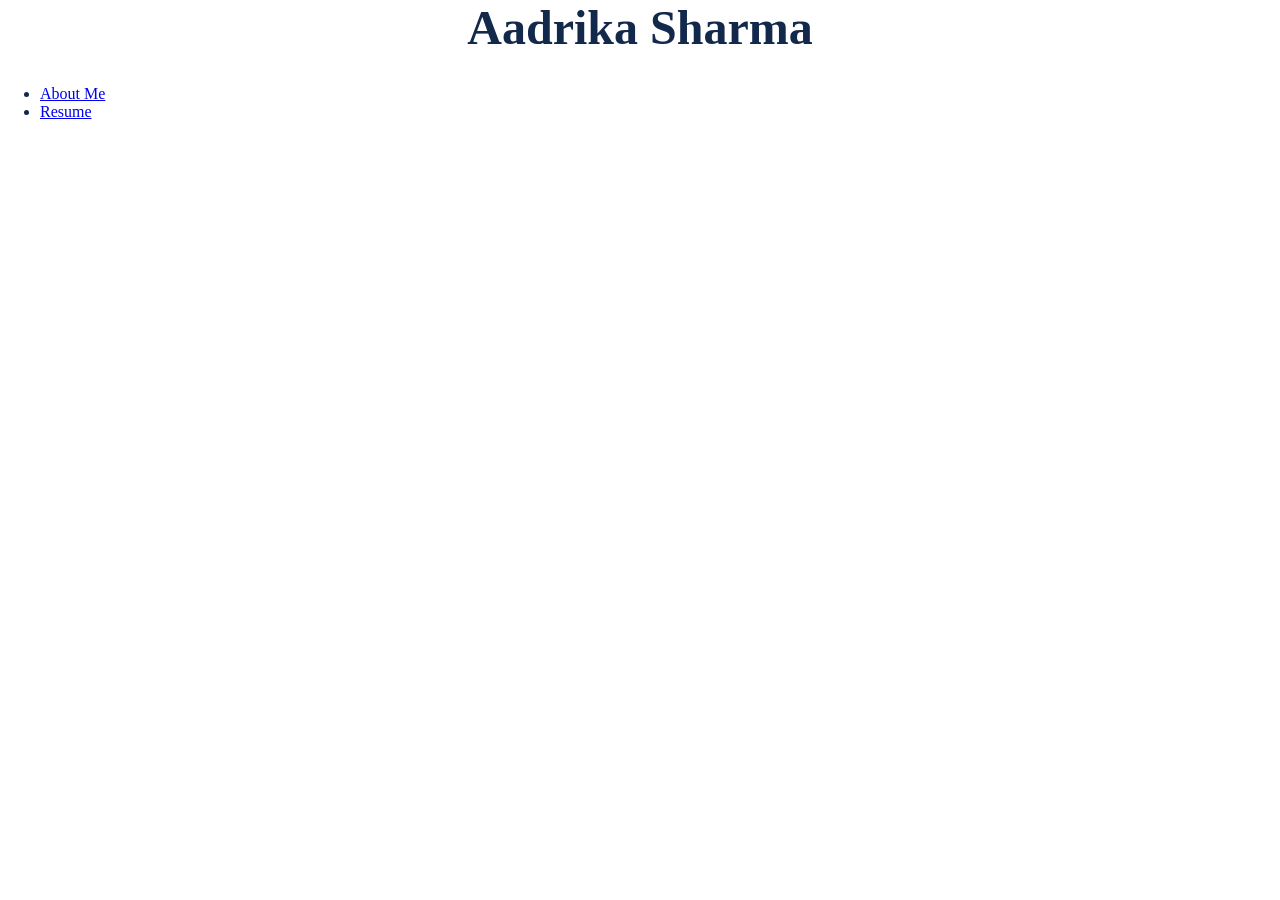
<file: Index.html>
<!DOCTYPE html>
<html>
    <head>
        <meta chartset="utf-8">
        <meta name=""viewport" content= "width=device-width, initial-scale=1">
        <title> Riya Murugesan </title>
        <link rel=""stylesheet" href=""style.css"/>
        <link rel="stylesheet" href="style.css">
    </head>
</html>
<body>
    <h1 id = "title">Aadrika Sharma</h1>
    <nav class=""navbar">
        <ul>
            <li><a href="aboutme.html">About Me</a></li>
            <li><a href="resume.html">Resume</a></li>
        </ul>
</body>
</file>
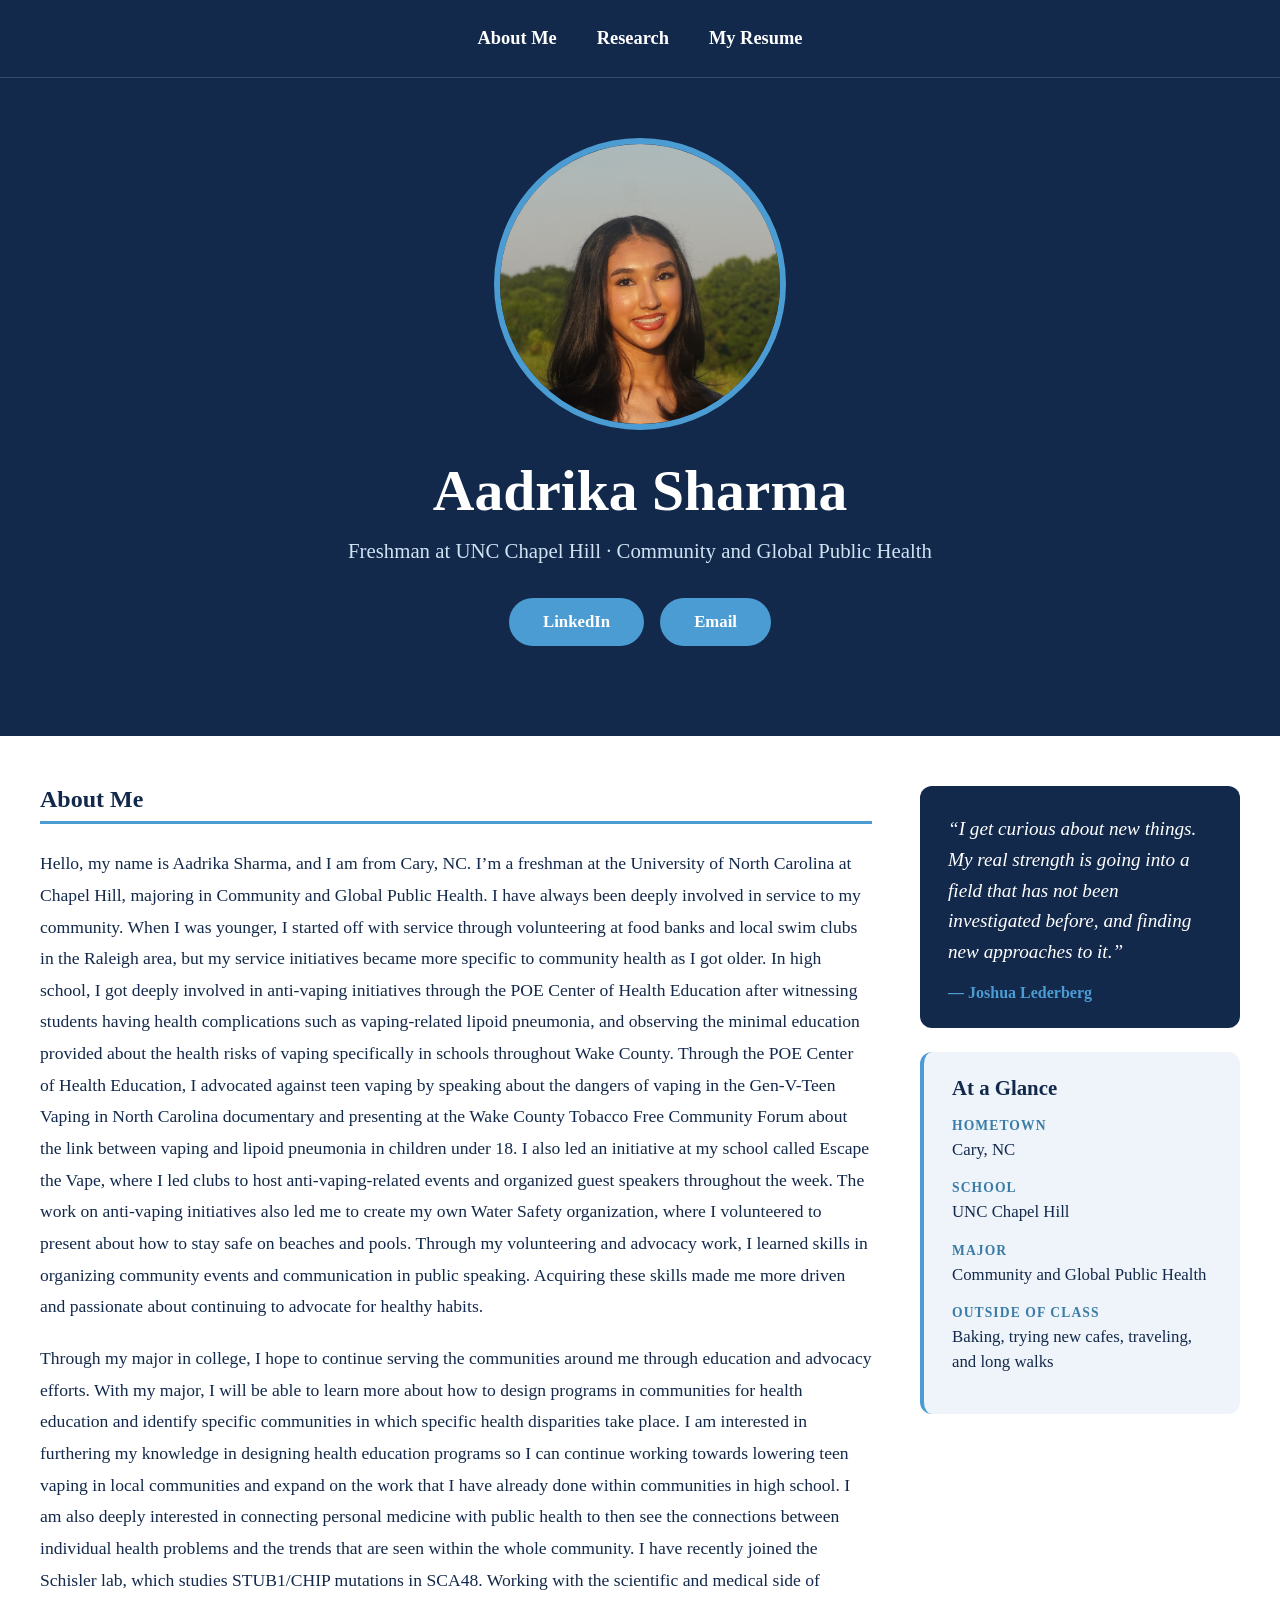
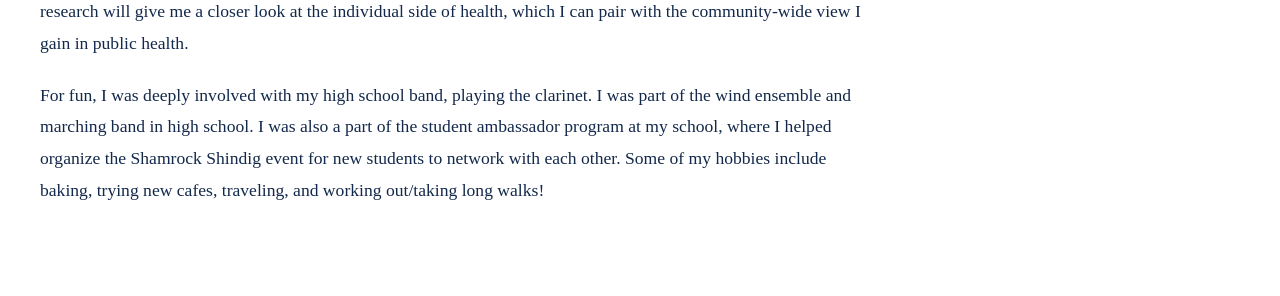
<file: index.html>
<!DOCTYPE html>
<html lang="en">
  <head>
    <meta charset="utf-8">
    <meta name="viewport" content="width=device-width, initial-scale=1.0">
    <title>About Me | Aadrika Sharma</title>
    <link rel="stylesheet" href="style.css">
  </head>
  <body class="about-page">

    <header class="hero">
      <nav class="navbar">
        <ul>
          <li><a href="index.html">About Me</a></li>
          <li><a href="research.html">Research</a></li>
           <li><a href="Aadrika.html">My Resume</a></li>
          </ul>
      </nav>

      <div class="hero-content">
        <img src="photo.jpg" alt="Photo of Aadrika" class="profile-photo">
        <h1>Aadrika Sharma</h1>
        <p class="subtitle">Freshman at UNC Chapel Hill · Community and Global Public Health</p>
        <div class="button-row">
          <a href="https://www.linkedin.com/in/aadrika-sharma-051b95329/" target="_blank" rel="noopener noreferrer">LinkedIn</a>
          <a href="mailto:aadrika@unc.edu">Email</a>
        </div>
      </div>
    </header>

    <main class="page page-wide">
      <div class="about-layout">

        <section class="card">
          <h2>About Me</h2>
          <div class="card-text">

            <p>Hello, my name is Aadrika Sharma, and I am from Cary, NC. I’m a freshman at the University of North Carolina at Chapel Hill, majoring in Community and Global Public Health. I have always been deeply involved in service to my community. When I was younger, I started off with service through volunteering at food banks and local swim clubs in the Raleigh area, but my service initiatives became more specific to community health as I got older. In high school, I got deeply involved in anti-vaping initiatives through the POE Center of Health Education after witnessing students having health complications such as vaping-related lipoid pneumonia, and observing the minimal education provided about the health risks of vaping specifically in schools throughout Wake County. Through the POE Center of Health Education, I advocated against teen vaping by speaking about the dangers of vaping in the Gen-V-Teen Vaping in North Carolina documentary and presenting at the Wake County Tobacco Free Community Forum about the link between vaping and lipoid pneumonia in children under 18. I also led an initiative at my school called Escape the Vape, where I led clubs to host anti-vaping-related events and organized guest speakers throughout the week. The work on anti-vaping initiatives also led me to create my own Water Safety organization, where I volunteered to present about how to stay safe on beaches and pools. Through my volunteering and advocacy work, I learned skills in organizing community events and communication in public speaking. Acquiring these skills made me more driven and passionate about continuing to advocate for healthy habits.</p>

            <p>Through my major in college, I hope to continue serving the communities around me through education and advocacy efforts. With my major, I will be able to learn more about how to design programs in communities for health education and identify specific communities in which specific health disparities take place. I am interested in furthering my knowledge in designing health education programs so I can continue working towards lowering teen vaping in local communities and expand on the work that I have already done within communities in high school. I am also deeply interested in connecting personal medicine with public health to then see the connections between individual health problems and the trends that are seen within the whole community. I have recently joined the Schisler lab, which studies STUB1/CHIP mutations in SCA48. Working with the scientific and medical side of research will give me a closer look at the individual side of health, which I can pair with the community-wide view I gain in public health.</p>

            <p>For fun, I was deeply involved with my high school band, playing the clarinet. I was part of the wind ensemble and marching band in high school. I was also a part of the student ambassador program at my school, where I helped organize the Shamrock Shindig event for new students to network with each other. Some of my hobbies include baking, trying new cafes, traveling, and working out/taking long walks!</p>

          </div>
        </section>

        <aside class="sidebar">

          <blockquote class="quote-card">
            <p class="quote-text">“I get curious about new things. My real strength is going into a field that has not been investigated before, and finding new approaches to it.”</p>
            <p class="quote-author">— Joshua Lederberg</p>
          </blockquote>

          <div class="glance">
            <h2>At a Glance</h2>

            <div class="fact">
              <p class="fact-label">Hometown</p>
              <p class="fact-value">Cary, NC</p>
            </div>

            <div class="fact">
              <p class="fact-label">School</p>
              <p class="fact-value">UNC Chapel Hill</p>
            </div>

            <div class="fact">
              <p class="fact-label">Major</p>
              <p class="fact-value">Community and Global Public Health</p>
            </div>

            <div class="fact">
              <p class="fact-label">Outside of class</p>
              <p class="fact-value">Baking, trying new cafes, traveling, and long walks</p>
            </div>
          </div>

        </aside>

      </div>
    </main>

  </body>
</html>
</file>
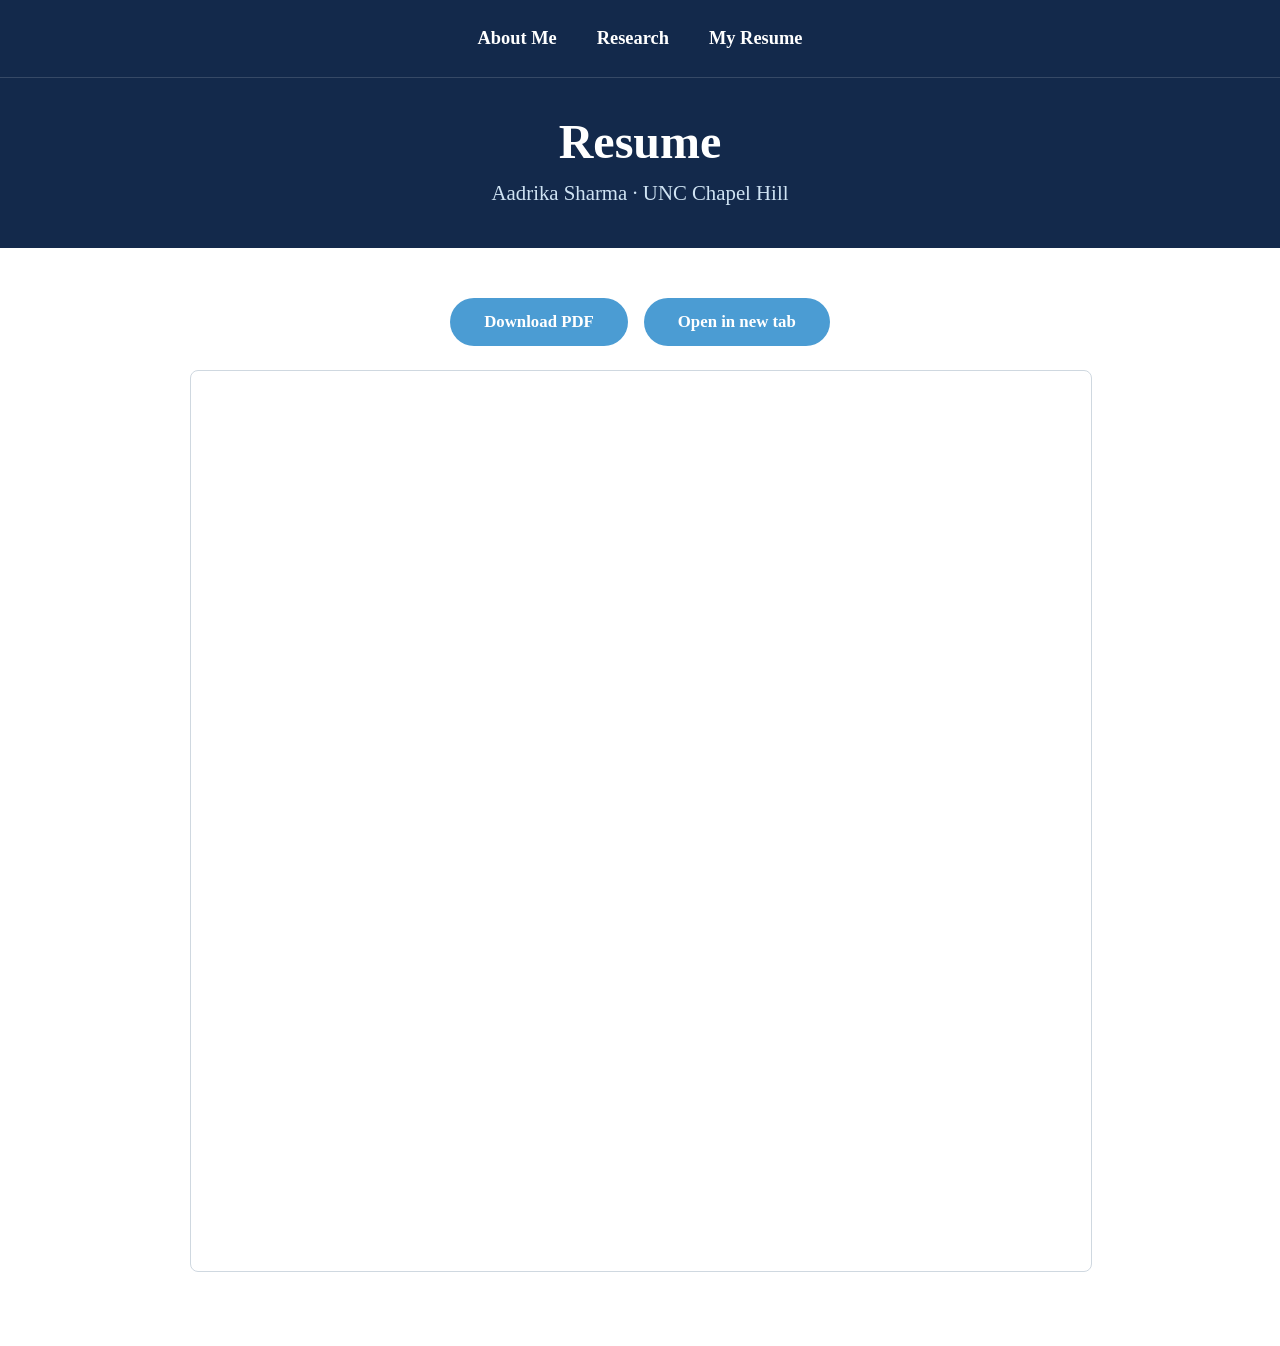
<file: Aadrika.html>
<!DOCTYPE html>
<html lang="en">
<head>
  <meta charset="utf-8">
  <meta name="viewport" content="width=device-width, initial-scale=1.0">
  <title> Resume | Aadrika Sharma </title>
  <link rel="stylesheet" href="style.css">
  </head>
  <body>

<header class="page-header">
<nav class="navbar">
  <ul>
    <li><a href="index.html">About Me</a></li>
        <li><a href="research.html">Research</a></li>
        <li><a href="Aadrika.html">My Resume</a></li>
  </ul>
  </nav>

  <div class="page-header-content">
    <h1>Resume</h1>
    <p class="subtitle">Aadrika Sharma · UNC Chapel Hill </p>
    </div>
  </header>

  <main class="page">
    <div class="button-row resume-actions">
      <a href="resume.pdf" download> Download PDF</a>
      <a href="resume.pdf" target="_blank" rel="noopener noreferrer"> Open in new tab</a>
      </div>

      <iframe src="resume.pdf" class="pdf-viewer" title="Aadrika Sharma Resume (PDF)"></iframe>
      </main>
      </body>
      </html>
</file>
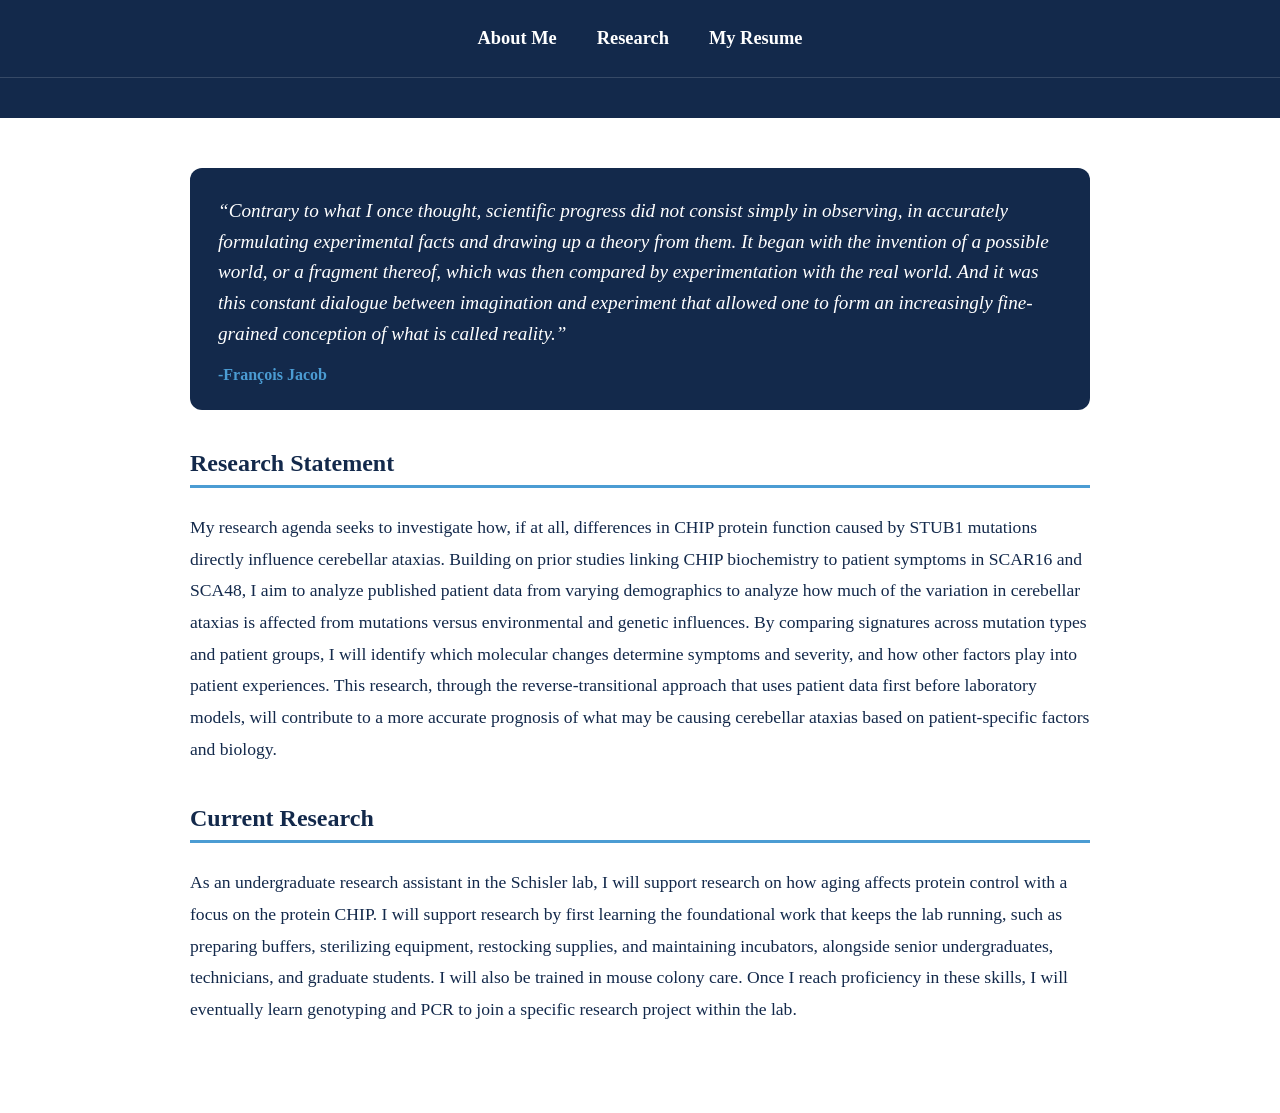
<file: research.html>
<!DOCTYPE html>
<html lang="en">
<head>
    <meta charset="UTF-8">
    <meta name="viewport" content="width=device-width, initial-scale=1.0">
    <title>Research | Aadrika Sharma</title>
    <link rel="stylesheet" href="style.css">
</head>
<body>
    <header class="page-header">
        <nav class="navbar">
            <ul>
                <li><a href="index.html">About Me</a></li>
                <li><a href="research.html">Research</a></li>
                <li><a href="Aadrika.html">My Resume</a></li>
            </ul>
        </nav>
    </header>
    <main class="page">
        <div class="quote-card research-quote">
            <p class="quote-text">“Contrary to what I once thought, scientific progress did not consist simply in observing, in accurately formulating experimental facts and drawing up a theory from them. It began with the invention of a possible world, or a fragment thereof, which was then compared by experimentation with the real world. And it was this constant dialogue between imagination and experiment that allowed one to form an increasingly fine-grained conception of what is called reality.”</p>
            <p class="quote-author">-François Jacob</p>
            </div>
        <section class="card">
            <h2>Research Statement</h2>
            <div class="card-text">
                <p>My research agenda seeks to investigate how, if at all, differences in CHIP protein function caused by STUB1 mutations directly influence cerebellar ataxias. Building on prior studies linking CHIP biochemistry to patient symptoms in SCAR16 and SCA48, I aim to analyze published patient data from varying demographics to analyze how much of the variation in cerebellar ataxias is affected from mutations versus environmental and  genetic influences. By comparing signatures across mutation types and patient groups, I will identify which molecular changes determine symptoms and severity, and how other factors play into patient experiences. This research, through the reverse-transitional approach that uses patient data first before laboratory models, will contribute to a more accurate prognosis of what may be causing cerebellar ataxias based on patient-specific factors and biology.</p>
            </div>
        </section>

        <section class="card">
            <h2>Current Research</h2>
            <div class="card text">
                <p>As an undergraduate research assistant in the Schisler lab, I will support research on how aging affects protein control with a focus on the protein CHIP. I will support research by first learning the foundational work that keeps the lab running, such as preparing buffers, sterilizing equipment, restocking supplies, and maintaining incubators, alongside senior undergraduates, technicians, and graduate students. I will also be trained in mouse colony care. Once I reach proficiency in these skills, I will eventually learn genotyping and PCR to join a specific research project within the lab.</p>
            </div>
    </main>
</body>
</html>
</file>
<file: style.css>
body {
  font-family: Georgia, "Times New Roman", serif;
  background-color: #ffffff;
  color: #13294B;
  margin: 0;
}

.navbar {
  background-color: #13294B;
}

.navbar ul {
  list-style: none;
  display: flex;
  justify-content: center;
  gap: 40px;
  margin: 0;
  padding: 28px 20px;
}

.navbar a {
  color: #ffffff;
  text-decoration: none;
  font-weight: bold;
  font-size: 1.15rem
}

.navbar a:hover {
  color: #4B9CD3;
  text-decoration: underline;
}

main {
  max-width: 750px;
  margin: 0 auto;
  padding: 40px 20px;
}

.hero {
  background-color: #13294B;
  color: #ffffff;
  text-align: center;
  padding-bottom: 90px;
}

.hero .navbar {
  border-bottom: 1px solid rgba(255, 255, 255, 0.15);
}

.hero-content {
  padding: 60px 20px 0;
}

.hero h1 {
  color: #ffffff;
  font-size: 3.6rem;
  margin: 0 0 12px 0;
}

.subtitle {
  color: #cfe3f3;
  font-size: 1.3rem;
  line-height: 1.5;
  margin: 0 0 32px 0;
}

.profile-photo {
  display: block;
  margin: 0 auto 28px auto;
  width: 280px;
  height: 280px;
  object-fit: cover;
  border-radius: 50%;
  border: 6px solid #4B9CD3;
}

.button-row {
  display: flex;
  justify-content: center;
  gap: 16px;
  margin: 0;
}

.button-row a {
  background-color: #4B9CD3;
  color: #ffffff;
  text-decoration: none;
  font-weight: bold;
  font-size: 1.05rem;
  padding: 14px 34px;
  border-radius: 999px;
  transition: background-color 0.2s, color 0.2s;
}

.button-row a:hover {
  background-color: #ffffff;
  color: #13294B;
}


.page {
  max-width: 900px;
  margin: 0 auto;
  padding: 50px 24px 70px;
}

.card h2 {
  margin: 0 0 24px 0;
  padding-bottom: 8px;
  border-bottom: 3px solid #4B9CD3;
}

.card-text p {
  margin: 0 0 20px 0;
}


h1 {
  text-align: center;
  font-size: 3rem;
  color: #13294B;
  margin: 0 0 30px 0;
}

h2 {
  font-size: 1.5rem;
  color: #13294B;
}

p {
  font-size: 1.1rem;
  line-height: 1.8;
}

.page-header {
  background-color: #13294B;
  color: #ffffff;
  text-align: center;
  padding-bottom: 40px;
}

.page-header .navbar {
  border-bottom: 1px solid rgba(255, 255, 255,0.15);

}

.page-header-content {
  padding: 36px 20px 0;
}

.page-header h1 {
  color: #ffffff;
  margin: 0 0 8px 0;
}

.page-header .subtitle {
  margin: 0;
}

.resume-actions {
  margin: 0 0 24px 0;
}

.resume-actions a:hover {
  background-color: #13294B;
  color: #ffffff;

}

.pdf-viewer {
  width: 100%;
  height: 900px;
  border: 1px solid #cfd8e0;
  border-radius: 8px;
}

.page-wide {
  max-width: 1200px;
}

.about-layout {
  display: grid;
  grid-template-columns: minmax(0, 1fr) 320px;
  gap: 48px;
  align-items: start;
}

.sidebar {
  display: flex;
  flex-direction: column;
  gap: 24px;
  position: sticky;
  top: 24px;
}

.quote-card {
  background-color: #13294B;
  border-radius: 12px;
  margin: 0;
  padding: 28px 28px 24px;
}

.quote-text {
  color: #ffffff;
  font-size: 1.2rem;
  font-style: italic;
  line-height: 1.6;
  margin: 0 0 14px 0;
}

.quote-author {
  color: #4B9CD3;
  font-weight: bold;
  font-size: 1rem;
  line-height: 1.4;
  margin: 0;
}

.glance {
  background-color: #EEF4F9;
  border-left: 4px solid #4B9CD3;
  border-radius: 12px;
  padding: 24px 28px;
}

.glance h2 {
  font-size: 1.3rem;
  margin: 0 0 16px 0;
}

.fact {
  margin: 0 0 16px 0;
}

.fact-label {
  margin: 0;
  font-size: 0.85rem;
  font-weight: bold;
  letter-spacing: 0.08em;
  text-transform: uppercase;
  color: #3B7CA7;
  line-height: 1.4;
}

.fact-value {
  margin: 2px 0 0 0;
  font-size: 1.05rem;
  line-height: 1.5;
}

@media (max-width: 900px) {
  .about-layout {
    grid-template-columns: 1fr;
  }

  .sidebar {
    position: static;
  }
}

.research-quote {
margin-bottom: 40px;
}

.card + .card {
  margin-top: 40px;
}
</file>
